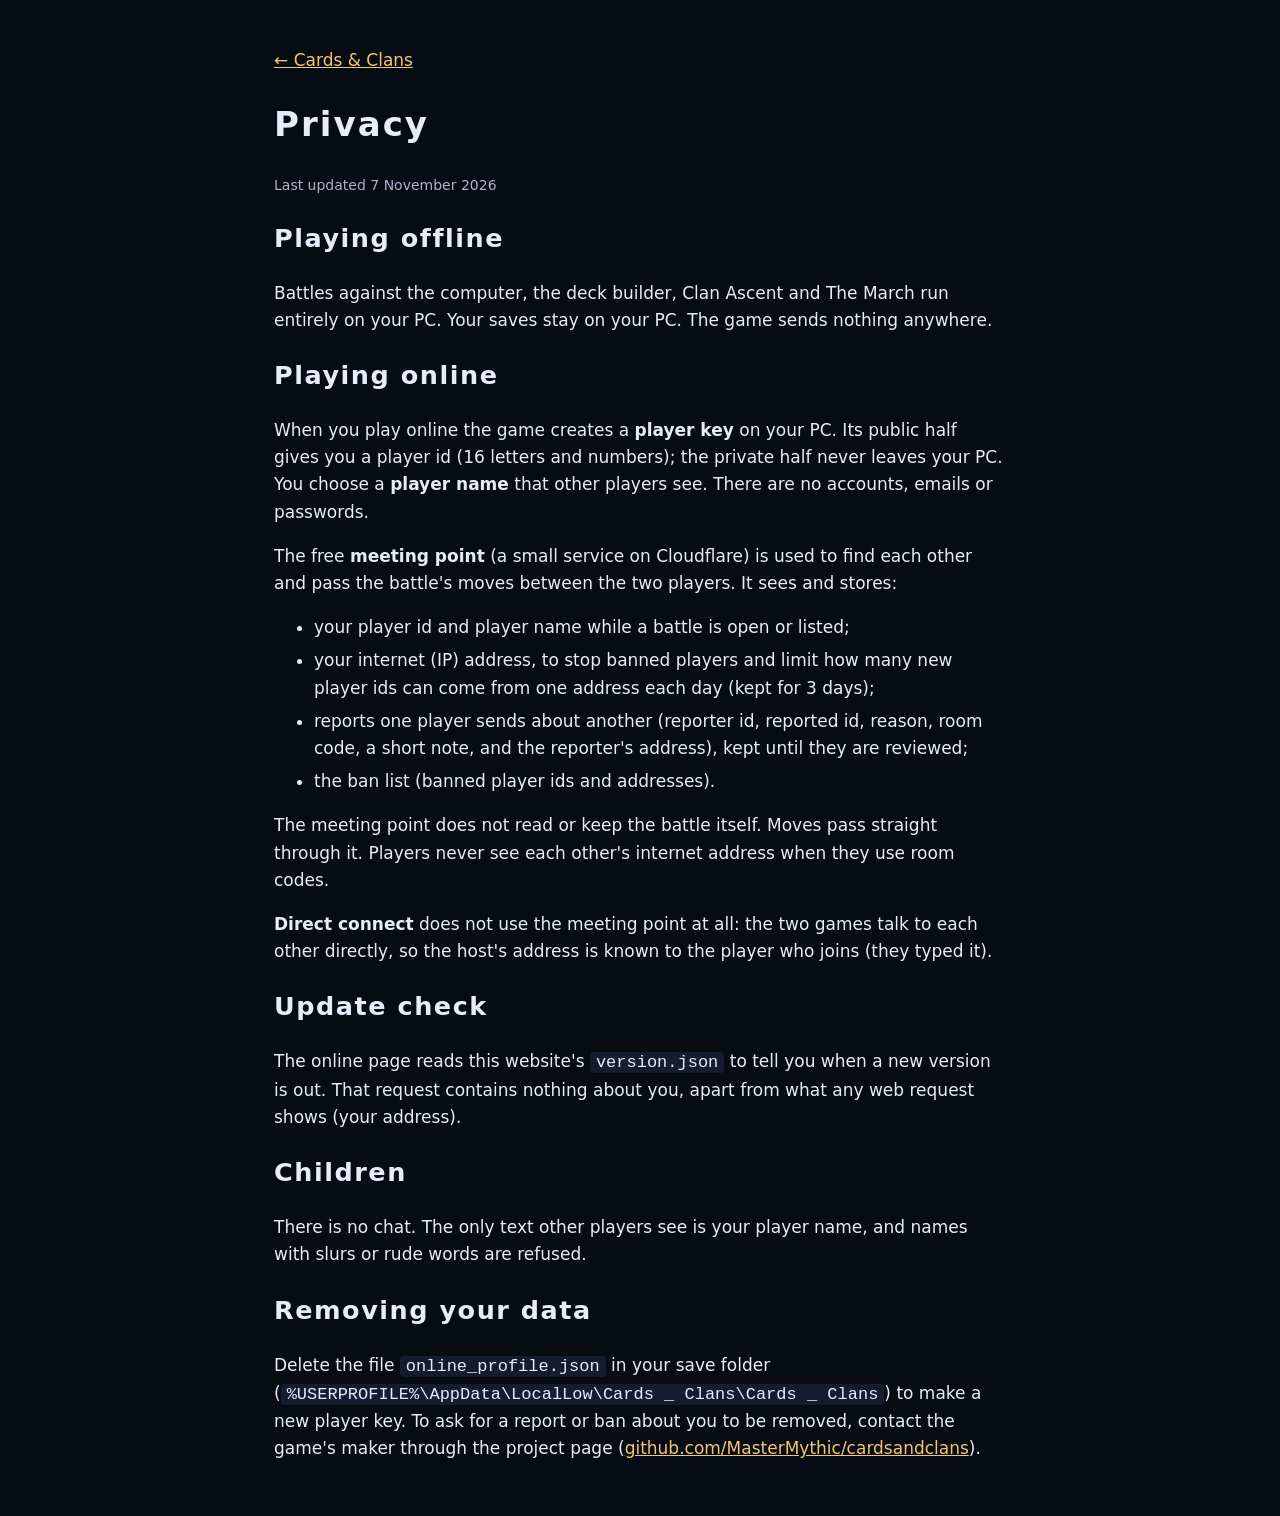
<file: privacy.html>
<!doctype html>
<html lang="en">
<head>
<meta charset="utf-8">
<meta name="viewport" content="width=device-width, initial-scale=1">
<title>Privacy — Cards &amp; Clans</title>
<link rel="stylesheet" href="style.css">
</head>
<body class="page">
<main class="text">
  <p><a href="index.html">← Cards &amp; Clans</a></p>
  <h1>Privacy</h1>
  <p class="small">Last updated 7 November 2026</p>

  <h2>Playing offline</h2>
  <p>Battles against the computer, the deck builder, Clan Ascent and The March run entirely on your PC. Your saves stay on your PC. The game sends nothing anywhere.</p>

  <h2>Playing online</h2>
  <p>When you play online the game creates a <b>player key</b> on your PC. Its public half gives you a player id (16 letters and numbers); the private half never leaves your PC. You choose a <b>player name</b> that other players see. There are no accounts, emails or passwords.</p>
  <p>The free <b>meeting point</b> (a small service on Cloudflare) is used to find each other and pass the battle's moves between the two players. It sees and stores:</p>
  <ul>
    <li>your player id and player name while a battle is open or listed;</li>
    <li>your internet (IP) address, to stop banned players and limit how many new player ids can come from one address each day (kept for 3 days);</li>
    <li>reports one player sends about another (reporter id, reported id, reason, room code, a short note, and the reporter's address), kept until they are reviewed;</li>
    <li>the ban list (banned player ids and addresses).</li>
  </ul>
  <p>The meeting point does not read or keep the battle itself. Moves pass straight through it. Players never see each other's internet address when they use room codes.</p>
  <p><b>Direct connect</b> does not use the meeting point at all: the two games talk to each other directly, so the host's address is known to the player who joins (they typed it).</p>

  <h2>Update check</h2>
  <p>The online page reads this website's <code>version.json</code> to tell you when a new version is out. That request contains nothing about you, apart from what any web request shows (your address).</p>

  <h2>Children</h2>
  <p>There is no chat. The only text other players see is your player name, and names with slurs or rude words are refused.</p>

  <h2>Removing your data</h2>
  <p>Delete the file <code>online_profile.json</code> in your save folder (<code>%USERPROFILE%\AppData\LocalLow\Cards _ Clans\Cards _ Clans</code>) to make a new player key. To ask for a report or ban about you to be removed, contact the game's maker through the project page (<a href="https://github.com/MasterMythic/cardsandclans/issues">github.com/MasterMythic/cardsandclans</a>).</p>
</main>
</body>
</html>
</file>
<file: style.css>
:root { --gold: #f2c66d; --ink: #070b14; --panel: #0e1526; --text: #e6ecfa; --muted: #a9b4cc; }
* { box-sizing: border-box; }
html, body { margin: 0; background: var(--ink); color: var(--text); font: 17px/1.6 "Segoe UI", system-ui, -apple-system, sans-serif; }
a { color: var(--gold); }
h1, h2 { font-weight: 700; letter-spacing: 0.06em; }
.small { color: var(--muted); font-size: 14px; }

.hero { position: relative; min-height: 78vh; display: flex; align-items: flex-end; overflow: hidden; }
.hero-art { position: absolute; inset: 0; width: 100%; height: 100%; object-fit: cover; }
.hero-veil { position: absolute; inset: 0; background: linear-gradient(90deg, rgba(7,11,20,0.95) 0%, rgba(7,11,20,0.7) 45%, rgba(7,11,20,0.1) 100%), linear-gradient(0deg, var(--ink) 0%, rgba(7,11,20,0) 35%); }
.hero-text { position: relative; padding: 8vh 7vw; max-width: 760px; }
.hero h1 { font-size: clamp(44px, 7vw, 86px); margin: 0 0 8px; color: #fff; text-transform: uppercase; text-shadow: 0 4px 30px rgba(0,0,0,0.6); }
.kicker { color: var(--gold); letter-spacing: 0.3em; font-size: 14px; margin: 0; }
.lead { font-size: 21px; color: var(--text); }
.button { display: inline-block; padding: 16px 34px; margin: 14px 0 10px; border-radius: 10px; text-decoration: none; font-weight: 700; letter-spacing: 0.12em; }
.button.primary { background: linear-gradient(180deg, #ffd98a, #d69a2f); color: #1b1203; box-shadow: 0 0 34px rgba(242,198,109,0.35); }
.button.primary:hover { filter: brightness(1.08); }

main { max-width: 1100px; margin: 0 auto; padding: 0 24px 40px; }
.modes { display: grid; grid-template-columns: repeat(auto-fit, minmax(300px, 1fr)); gap: 26px; margin-top: -40px; position: relative; }
.modes article { background: var(--panel); border: 1px solid rgba(242,198,109,0.25); border-radius: 14px; overflow: hidden; }
.modes img { width: 100%; height: 210px; object-fit: cover; display: block; }
.modes h2, .modes p { margin: 14px 22px; }
.modes h2 { color: var(--gold); font-size: 22px; }
section.online, section.install { margin-top: 48px; background: var(--panel); border-radius: 14px; padding: 10px 30px 22px; border: 1px solid rgba(255,255,255,0.06); }
section h2 { color: var(--gold); }
li { margin: 6px 0; }
footer { text-align: center; color: var(--muted); padding: 30px; font-size: 14px; }

body.page main.text { max-width: 780px; padding-top: 30px; }
code { background: #141c30; padding: 1px 6px; border-radius: 4px; }
</file>
